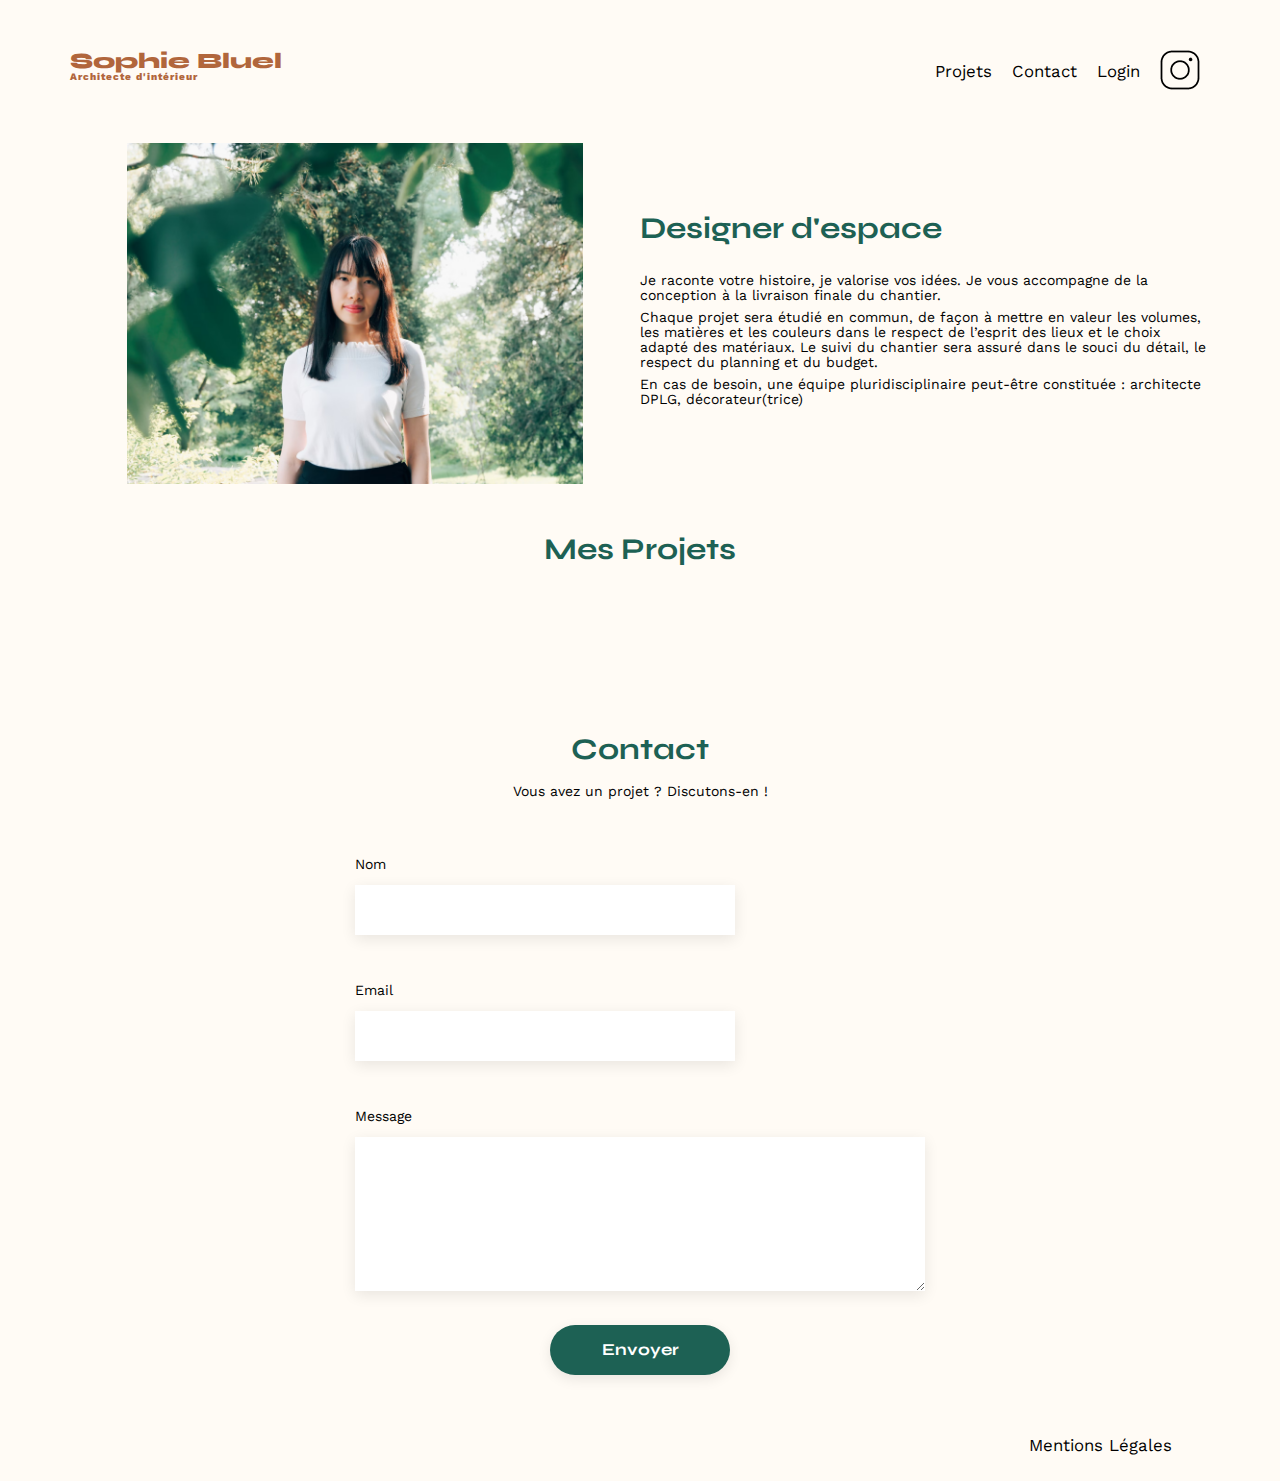
<file: FrontEnd/index.html>
<!DOCTYPE html>
<html lang="fr">
<head>
	<meta charset="UTF-8">
	<title>Projet 3 Architecture</title>
	<meta name="viewport" content="width=device-width, initial-scale=1.0">
	<link rel="preconnect" href="https://fonts.googleapis.com">
	<link rel="preconnect" href="https://fonts.gstatic.com" crossorigin>
	<link rel="stylesheet" href="https://cdnjs.cloudflare.com/ajax/libs/font-awesome/6.2.1/css/all.min.css"
	integrity="sha512-MV7K8+y+gLIBoVD59lQIYicR65iaqukzvf/nwasF0nqhPay5w/9lJmVM2hMDcnK1OnMGCdVK+iQrJ7lzPJQd1w=="
	crossorigin="anonymous" referrerpolicy="no-referrer" />
	<link href="https://fonts.googleapis.com/css2?family=Syne:wght@700;800&family=Work+Sans&display=swap" rel="stylesheet">
	<meta name="description" content="">
	<link rel="stylesheet" href="./assets/style.css">
	<link rel="icon" href="./assets/icons/favicon.ico" type="image/x-icon">
</head>
<body>
	<div id="openModal" class="modal-btn modal-btn-primary">
			<i class="fa-regular fa-pen-to-square" style="margin-right:5px;"></i> 
			Mode édition
	</div>
	
	<aside id="myModal" class="modal" aria-hidden="true" role="dialog" aria-labelledby="titlemodal" style="display: none;">
		<div class="modal-content">
			<ul class="nav-item">
				<li id="previous"><i class="fa-solid fa-arrow-left"></i></li>
				<li class="close"><i class="fa-solid fa-xmark"></i></li>
			</ul>
			<h3 id="modal-title"></h3>
			<section id="modalGallery" class="modal-gallery">
				<!-- La galerie de photos sera ajoutée ici -->
			</section>
			<section id="modalForm" class="modal-form">
				<!-- Formulaire pour ajouter une photo -->				
			</section>
			<!-- <span class="line"></span> -->
			<button id="addPhoto" class="btn-addImg">Ajouter une photo</button>	
		</div>
	</aside>
	
	<header>	
		<h1>Sophie Bluel <span>Architecte d'intérieur</span></h1>
		<nav>
			<ul>
				<li><a href="index.html">Projets</a></li>
				<li><a href="#contact">Contact</a></li>
				<li><a id="logBtn" href="login.html">Login</a></li>
				<li><img src="./assets/icons/instagram.png" alt="Instagram"></li>
			</ul>
		</nav>
	</header>
	<main id="main-color">
		<section id="introduction">
			<figure>
				<img src="./assets/images/sophie-bluel.png" alt="">
			</figure>
			<article>
				<h2>Designer d'espace</h2>
				<p>Je raconte votre histoire, je valorise vos idées. Je vous accompagne de la conception à la livraison finale du chantier.</p>
				<p>Chaque projet sera étudié en commun, de façon à mettre en valeur les volumes, les matières et les couleurs dans le respect de l’esprit des lieux et le choix adapté des matériaux. Le suivi du chantier sera assuré dans le souci du détail, le respect du planning et du budget.</p>
				<p>En cas de besoin, une équipe pluridisciplinaire peut-être constituée : architecte DPLG, décorateur(trice)</p>
			</article>
		</section>
		<section id="portfolio">
			<div class="portoflio-header">
				<h2>Mes Projets</h2> 
				<div id="openModal2" class="modal-btn" style="display: none;">
					<a href="#" class="js-modal">
						<i class="fa-regular fa-pen-to-square"></i> 
						Modifier
					</a>
				</div>
			</div>
			<div class="filter"></div>
			<div class="gallery"></div>
		</section>
		<section id="contact">
			<h2>Contact</h2> 		
			<p>Vous avez un projet ? Discutons-en !</p>
			<form action="#" method="post">
				<label for="name">Nom</label>
				<input type="text" name="name" id="name">
				<label for="email">Email</label>
				<input type="email" name="email" id="email">
				<label for="message">Message</label>
				<textarea name="message" id="message" cols="30" rows="10"></textarea>
				<input type="submit" value="Envoyer">
			</form>
		</section>
	</main>

	<footer>
		<nav>
			<ul>
				<li>Mentions Légales</li>
			</ul>
		</nav>
	</footer>

<script type="module" src="./assets/js/login.js" defer></script>
<script type="module" src="./assets/js/script.js" defer></script>
</body>
</html>
</file>
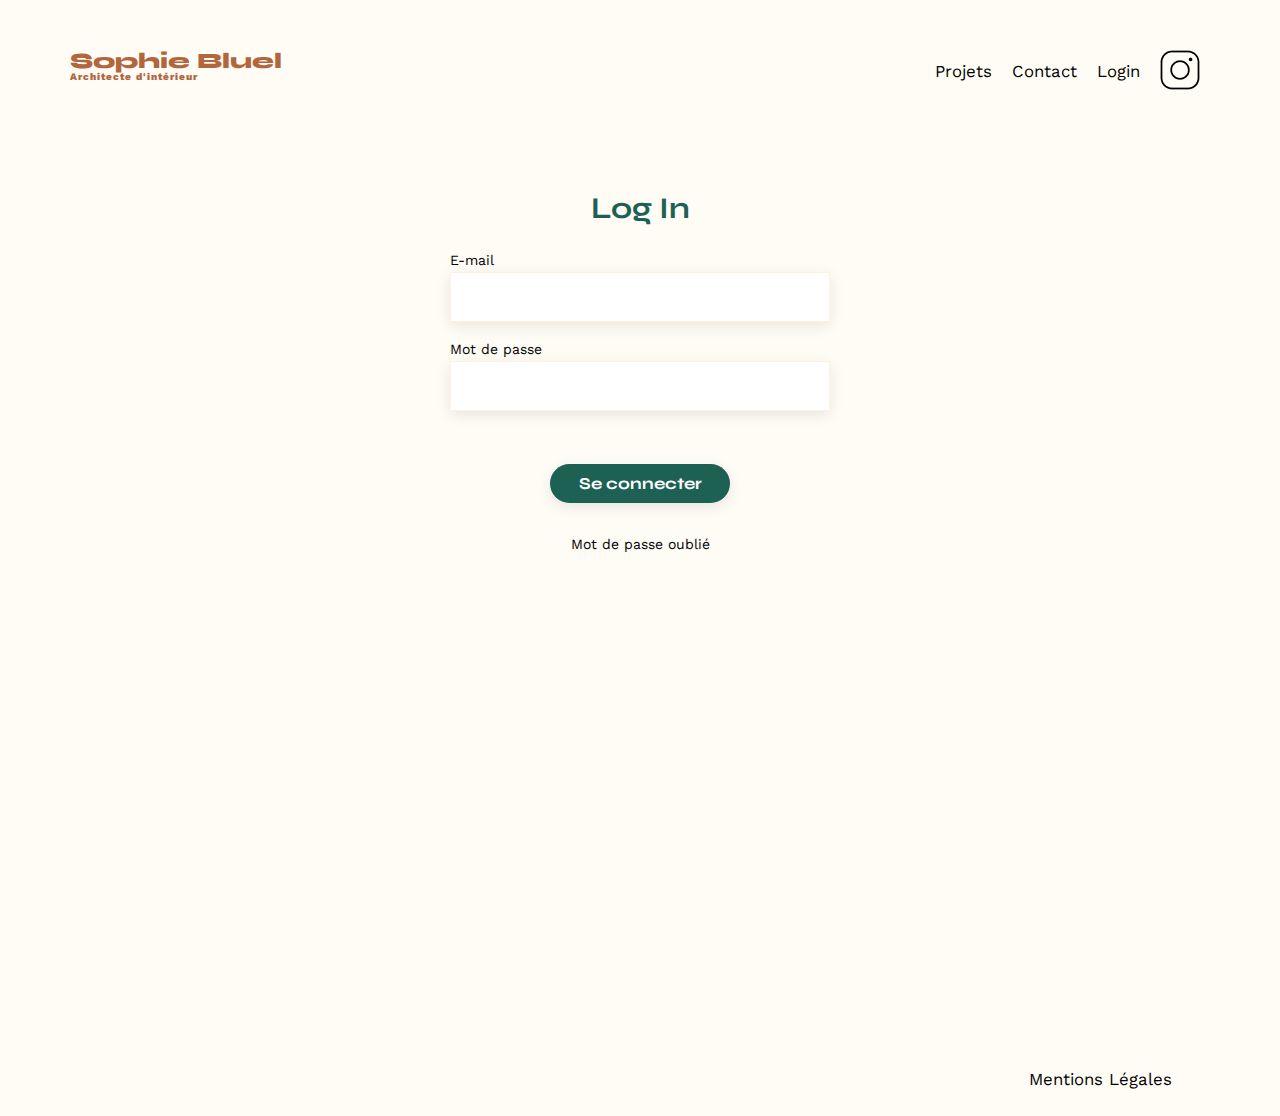
<file: FrontEnd/login.html>
<!DOCTYPE html>
<html lang="fr">
<head>
	<meta charset="UTF-8">
	<title>Sophie Bluel - Architecte d'intérieur</title>
	<meta name="viewport" content="width=device-width, initial-scale=1.0">
	<link rel="preconnect" href="https://fonts.googleapis.com">
	<link rel="preconnect" href="https://fonts.gstatic.com" crossorigin>
	<link href="https://fonts.googleapis.com/css2?family=Syne:wght@700;800&family=Work+Sans&display=swap" rel="stylesheet">
	<meta name="description" content="">
	<link rel="stylesheet" href="./assets/style.css">
	<link rel="icon" href="./assets/icons/favicon.ico" type="image/x-icon">
</head>
<body>
<header>
	<h1>Sophie Bluel <span>Architecte d'intérieur</span></h1>
	<nav>
		<ul>
			<li><a href="index.html">Projets</a></li>
			<li>Contact</li>
			<li><a href="login.html">Login</a></li>
			<li><img src="./assets/icons/instagram.png" alt="Instagram"></li>
		</ul>
	</nav>
</header>
<main class="login_main-container">
	<section id="login-section">
		<h2 class="login-title">Log In</h2>
		<form>
			<label for="email">E-mail</label>
			<input type="email" name="email" id="email">
			<label for="password">Mot de passe</label>
			<input type="password" name="password" id="password">
			<input type="submit" value="Se connecter" id="loginBtn">
		</form>
        <p class="login-section_mdp"><a href="#">Mot de passe oublié</a></p>
	</section>
</main>

<footer>
	<nav>
		<ul>
			<li>Mentions Légales</li>
		</ul>
	</nav>
</footer>
<script type="module" src="./assets/js/login.js" defer></script>
</body>
</html>
</file>
<file: FrontEnd/assets/style.css>
@import url('css/reset.css');
@import url('css/base.css');
@import url('css/page.css');
@import url('css/login.css');
@import url('css/modal.css');
</file>
